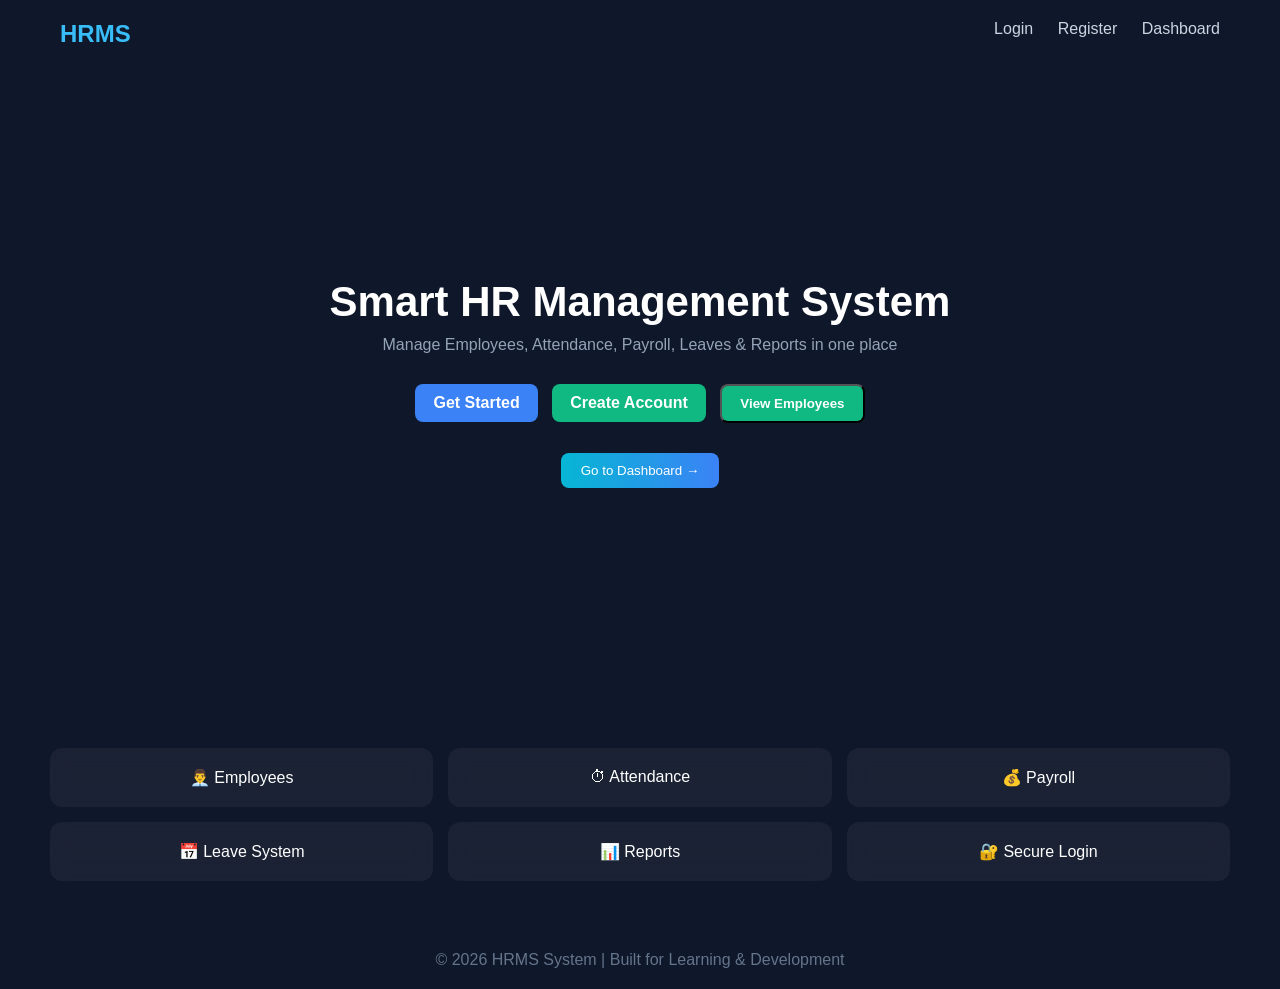
<file: index.html>
<!DOCTYPE html>
<html lang="en">
<head>
  <meta charset="UTF-8">
  <meta name="viewport" content="width=device-width, initial-scale=1.0">
  <title>HRMS Portal</title>

  <link rel="stylesheet" href="index.css">
</head>

<body>

<header>
  <h2 class="logo">HRMS</h2>

  <nav>
    <a href="login.html">Login</a>
    <a href="register.html">Register</a>
    <a onclick="goDashboard()">Dashboard</a>
  </nav>
</header>

<!-- HERO SECTION -->
<section class="hero">

  <div class="hero-content">
    <h1>Smart HR Management System</h1>
    <p>Manage Employees, Attendance, Payroll, Leaves & Reports in one place</p>

    <div class="buttons">

      <a href="login.html" class="btn primary">Get Started</a>

      <a href="register.html" class="btn secondary">Create Account</a>

      <button onclick="goEmployees()" class="btn secondary">
        View Employees
      </button>

    </div>

    <button class="dash-btn" onclick="goDashboard()">
      Go to Dashboard →
    </button>

  </div>

</section>

<!-- FEATURES -->
<section class="features">
  <div class="feature-card">👨‍💼 Employees</div>
  <div class="feature-card">⏱ Attendance</div>
  <div class="feature-card">💰 Payroll</div>
  <div class="feature-card">📅 Leave System</div>
  <div class="feature-card">📊 Reports</div>
  <div class="feature-card">🔐 Secure Login</div>
</section>

<footer>
  <p>© 2026 HRMS System | Built for Learning & Development</p>
</footer>

<!-- JAVASCRIPT -->
<script>
function goDashboard() {
  const token = localStorage.getItem("token");

  if (token) {
    window.location.href = "pages/dashboard.html";
  } else {
    // Remember where the user wanted to go
    localStorage.setItem("redirectAfterLogin", "pages/dashboard.html");

    alert("Please login first");
    window.location.href = "login.html";
  }
}

function goEmployees() {
  const token = localStorage.getItem("token");

  if (token) {
    window.location.href = "pages/employees.html";
  } else {
    // Remember where the user wanted to go
    localStorage.setItem("redirectAfterLogin", "pages/employees.html");

    alert("Please login first");
    window.location.href = "login.html";
  }
}
</script>

</body>
</html>
</file>
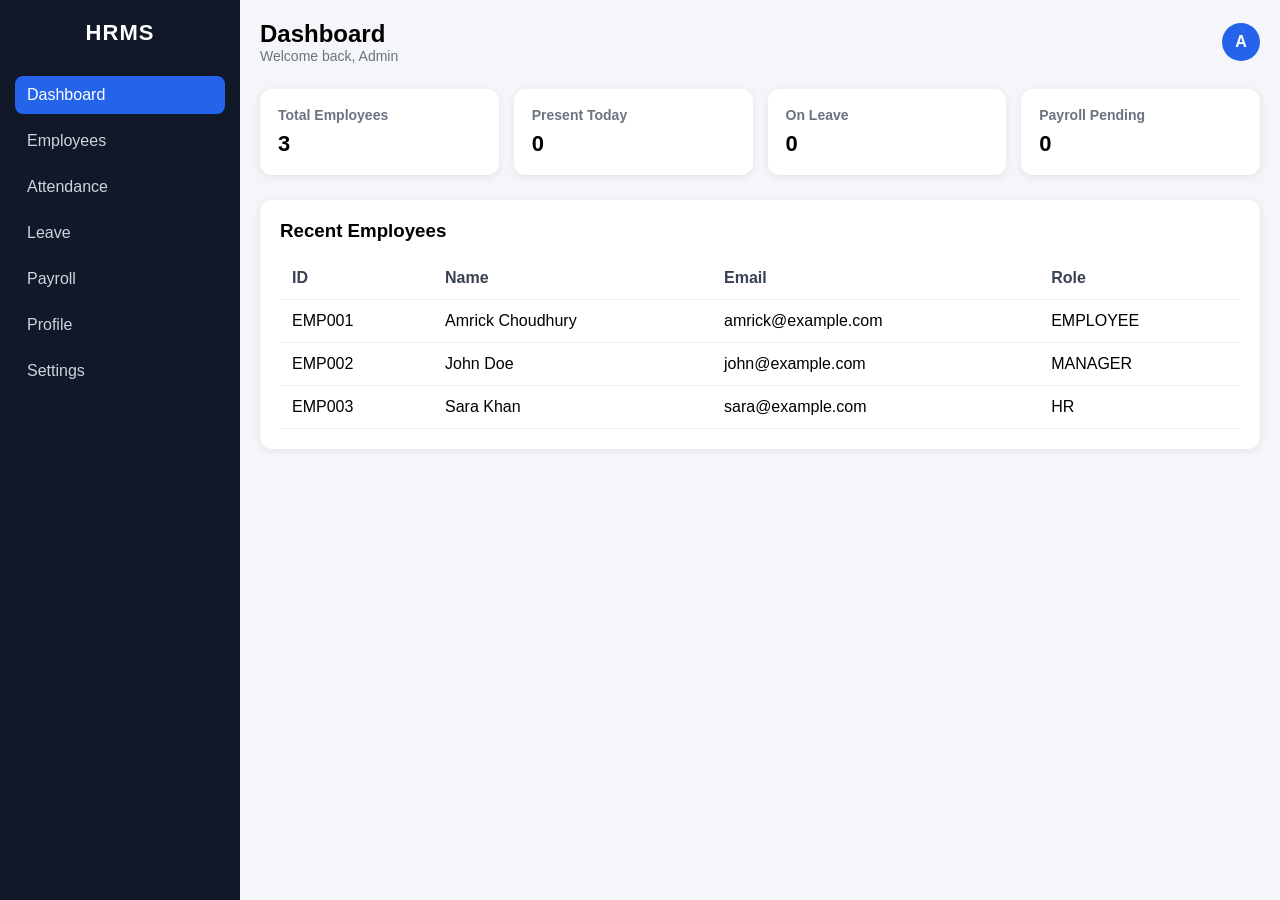
<file: admin-dashboard.html>
<!DOCTYPE html>
<html lang="en">
<head>
  <meta charset="UTF-8">
  <meta name="viewport" content="width=device-width, initial-scale=1.0">
  <title>HRMS Admin Dashboard</title>

  <link rel="stylesheet" href="dashboard.css">
</head>

<body>

<div class="layout">
    <aside class="sidebar">
    <div class="logo">
      HRMS
    </div>

    <nav class="menu">
      <a class="menu-item active" href="#">Dashboard</a>
      <a class="menu-item" href="employees.html">Employees</a>
      <a class="menu-item" href="attendance.html">Attendance</a>
      <a class="menu-item" href="leave.html">Leave</a>
      <a class="menu-item" href="payroll.html">Payroll</a>
      <a class="menu-item" href="profile.html">Profile</a>
      <a class="menu-item" href="settings.html">Settings</a>
    </nav>
  </aside>

  <!-- Main -->
  <main class="main">

    <!-- Topbar -->
    <header class="topbar">
      <div class="title">
        <h2>Dashboard</h2>
        <p>Welcome back, Admin</p>
      </div>

      <div class="user-box">
        <div class="avatar">A</div>
      </div>
    </header>

    <!-- Stats -->
    <section class="stats">

      <div class="stat-card">
        <h4>Total Employees</h4>
        <span id="totalEmployees">0</span>
      </div>

      <div class="stat-card">
        <h4>Present Today</h4>
        <span>0</span>
      </div>

      <div class="stat-card">
        <h4>On Leave</h4>
        <span>0</span>
      </div>

      <div class="stat-card">
        <h4>Payroll Pending</h4>
        <span>0</span>
      </div>

    </section>

    <!-- Table -->
    <section class="table-card">
      <div class="table-header">
        <h3>Recent Employees</h3>
      </div>

      <table>
        <thead>
          <tr>
            <th>ID</th>
            <th>Name</th>
            <th>Email</th>
            <th>Role</th>
          </tr>
        </thead>

        <tbody id="employeeTable">
        </tbody>
      </table>
    </section>

  </main>
</div>

<script src="dashboard.js"></script>
</body>
</html>
</file>
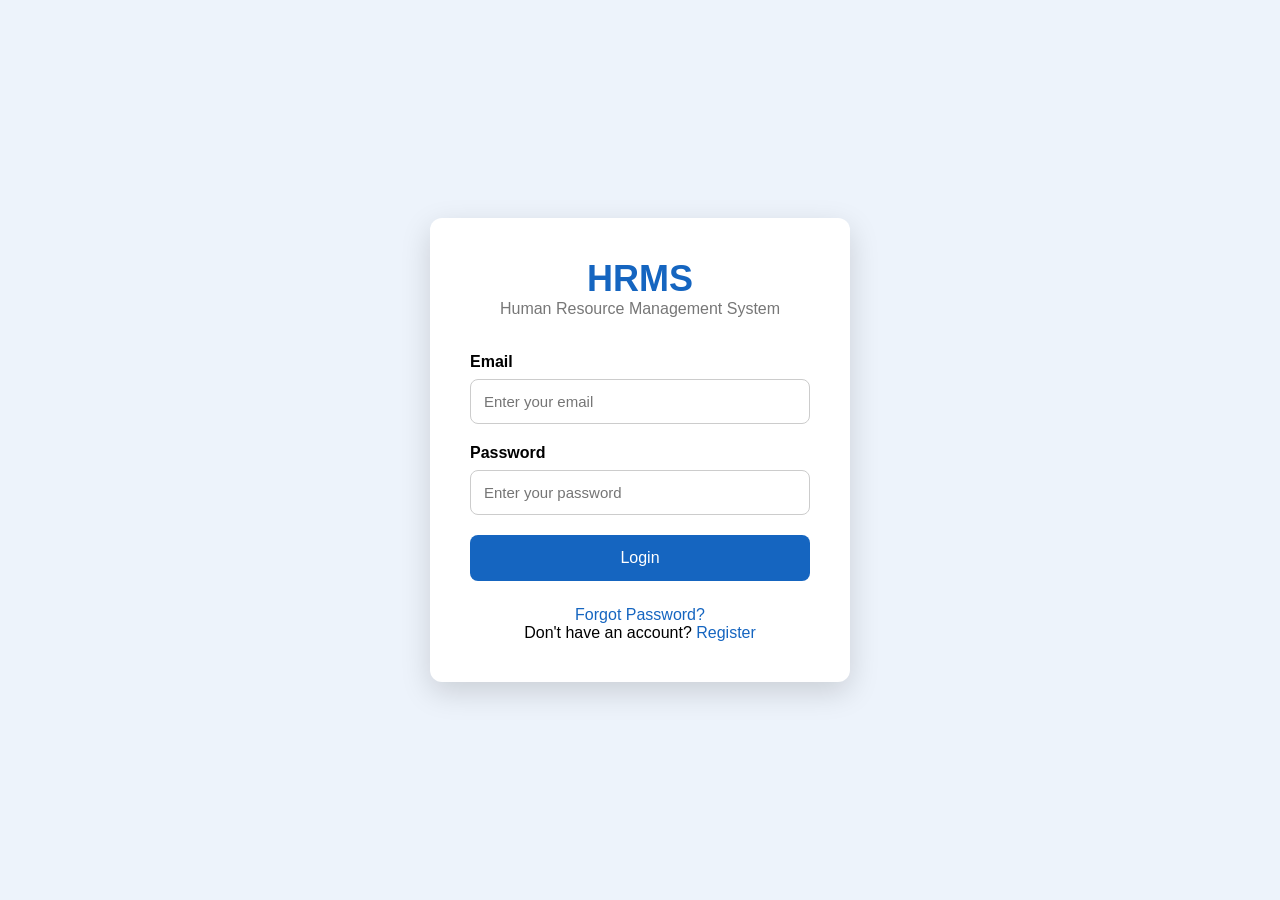
<file: login.html>
<!DOCTYPE html>
<html lang="en">

<head>
    <meta charset="UTF-8">
    <meta name="viewport" content="width=device-width, initial-scale=1.0">
    <title>HRMS | Login</title>

    <link rel="stylesheet" href="global.css">
    <link rel="stylesheet" href="login.css">
</head>

<body>

<div class="container">

    <div class="login-card">

        <div class="logo">
            <h1>HRMS</h1>
            <p>Human Resource Management System</p>
        </div>

        <form id="loginForm">

            <div class="input-group">

                <label>Email</label>

                <input
                    type="email"
                    id="email"
                    placeholder="Enter your email"
                    required>

            </div>

            <div class="input-group">

                <label>Password</label>

                <input
                    type="password"
                    id="password"
                    placeholder="Enter your password"
                    required>

            </div>

            <button type="submit">

                Login

            </button>

        </form>

        <div class="bottom-links">

            <a href="#">Forgot Password?</a>

            <p>
                Don't have an account?
                <a href="register.html">
                    Register
                </a>
            </p>

        </div>

    </div>

</div>

<script src="login.js"></script>

</body>
</html>
</file>
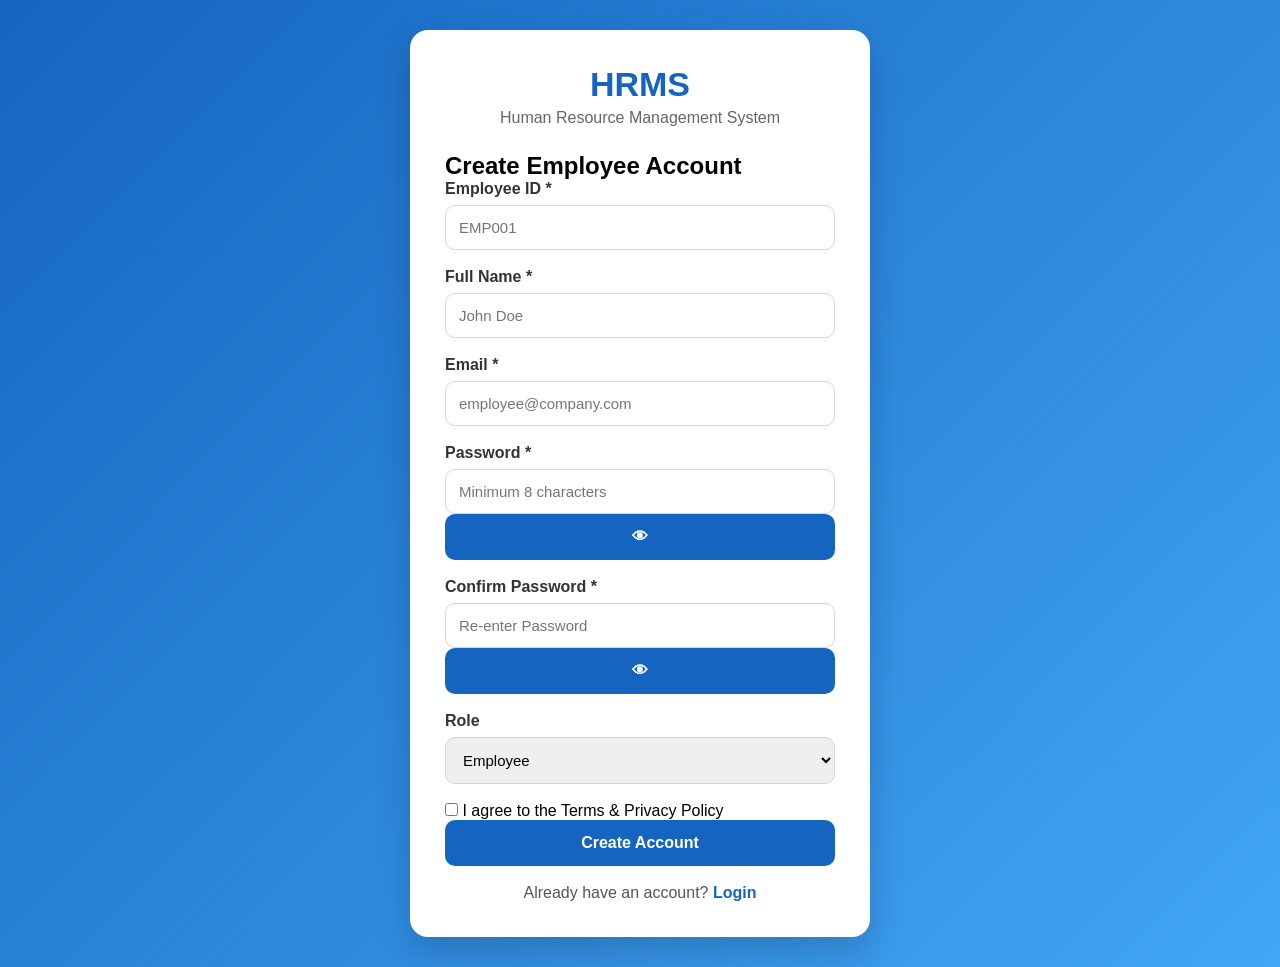
<file: register.html>
<!DOCTYPE html>
<html lang="en">

<head>

    <meta charset="UTF-8">

    <meta name="viewport"
          content="width=device-width, initial-scale=1.0">

    <title>HRMS | Employee Registration</title>

    <link rel="stylesheet" href="global.css">
    <link rel="stylesheet" href="register.css">

</head>

<body>

<div class="container">

<div class="register-card">

<div class="logo">

<h1>HRMS</h1>

<p>Human Resource Management System</p>

</div>

<h2>Create Employee Account</h2>

<form id="registerForm">

<div class="input-group">

<label for="employeeId">

Employee ID <span>*</span>

</label>

<input
type="text"
id="employeeId"
placeholder="EMP001"
autocomplete="off"
required>

<small class="error" id="employeeIdError"></small>

</div>

<div class="input-group">

<label for="fullName">

Full Name <span>*</span>

</label>

<input
type="text"
id="fullName"
placeholder="John Doe"
required>

<small class="error" id="nameError"></small>

</div>

<div class="input-group">

<label for="email">

Email <span>*</span>

</label>

<input
type="email"
id="email"
placeholder="employee@company.com"
required>

<small class="error" id="emailError"></small>

</div>

<div class="input-group">

<label for="password">

Password <span>*</span>

</label>

<div class="password-box">

<input
type="password"
id="password"
placeholder="Minimum 8 characters"
required>

<button
type="button"
class="togglePassword"
onclick="togglePassword('password')">

👁

</button>

</div>

<div id="passwordStrength"></div>

<small class="error" id="passwordError"></small>

</div>

<div class="input-group">

<label for="confirmPassword">

Confirm Password <span>*</span>

</label>

<div class="password-box">

<input
type="password"
id="confirmPassword"
placeholder="Re-enter Password"
required>

<button
type="button"
class="togglePassword"
onclick="togglePassword('confirmPassword')">

👁

</button>

</div>

<small class="error" id="confirmPasswordError"></small>

</div>

<div class="input-group">

<label for="role">

Role

</label>

<select id="role">

<option value="EMPLOYEE">

Employee

</option>

<option value="ADMIN">

Admin

</option>

</select>

</div>

<div class="checkbox">

<input
type="checkbox"
id="terms"
required>

<label for="terms">

I agree to the Terms &
Privacy Policy

</label>

</div>

<button
type="submit"
id="registerBtn">

Create Account

</button>

<p class="login-link">

Already have an account?

<a href="login.html">

Login

</a>

</p>

</form>

</div>

</div>

<script src="register.js"></script>

</body>

</html>
</file>
<file: index.css>
* {
  margin: 0;
  padding: 0;
  box-sizing: border-box;
  font-family: "Segoe UI", sans-serif;
}

body {
  background: #0f172a;
  color: white;
  overflow-x: hidden;
}

/* =======================
   BACKGROUND GLOW
======================= */
.bg-glow span {
  position: absolute;
  width: 300px;
  height: 300px;
  border-radius: 50%;
  filter: blur(120px);
  opacity: 0.5;
  animation: float 8s infinite alternate;
}

.bg-glow span:nth-child(1) {
  background: #4f46e5;
  top: 10%;
  left: 10%;
}

.bg-glow span:nth-child(2) {
  background: #06b6d4;
  bottom: 10%;
  right: 10%;
}

.bg-glow span:nth-child(3) {
  background: #f97316;
  top: 50%;
  left: 50%;
}

@keyframes float {
  from { transform: translateY(0); }
  to { transform: translateY(30px); }
}

/* =======================
   HEADER
======================= */
header {
  display: flex;
  justify-content: space-between;
  padding: 20px 60px;
  position: relative;
  z-index: 2;
}

.logo {
  font-size: 24px;
  font-weight: bold;
  color: #38bdf8;
}

nav a {
  margin-left: 20px;
  color: #cbd5e1;
  text-decoration: none;
  transition: 0.3s;
  cursor: pointer;
}

nav a:hover {
  color: white;
}

/* =======================
   HERO
======================= */
.hero {
  display: flex;
  justify-content: center;
  align-items: center;
  height: 70vh;
  text-align: center;
  position: relative;
  z-index: 2;
}

.hero-content h1 {
  font-size: 42px;
  margin-bottom: 10px;
  animation: fadeUp 1s ease;
}

.hero-content p {
  color: #94a3b8;
  margin-bottom: 25px;
  animation: fadeUp 1.2s ease;
}

@keyframes fadeUp {
  from { opacity: 0; transform: translateY(20px); }
  to { opacity: 1; transform: translateY(0); }
}

/* =======================
   BUTTONS
======================= */
.buttons {
  margin-bottom: 15px;
}

.btn {
  padding: 10px 18px;
  border-radius: 8px;
  text-decoration: none;
  margin: 5px;
  display: inline-block;
  transition: 0.3s;
  font-weight: bold;
}

.primary {
  background: #3b82f6;
  color: white;
}

.secondary {
  background: #10b981;
  color: white;
}

.btn:hover {
  transform: scale(1.1);
}

.dash-btn {
  margin-top: 10px;
  padding: 10px 20px;
  border: none;
  border-radius: 8px;
  background: linear-gradient(90deg, #06b6d4, #3b82f6);
  color: white;
  cursor: pointer;
  transition: 0.3s;
}

.dash-btn:hover {
  transform: scale(1.05);
}

/* =======================
   FEATURES
======================= */
.features {
  display: grid;
  grid-template-columns: repeat(3, 1fr);
  gap: 15px;
  padding: 50px;
  position: relative;
  z-index: 2;
}

.feature-card {
  background: rgba(255,255,255,0.05);
  padding: 20px;
  text-align: center;
  border-radius: 12px;
  backdrop-filter: blur(10px);
  transition: 0.3s;
}

.feature-card:hover {
  transform: translateY(-8px);
  background: rgba(255,255,255,0.1);
}

/* =======================
   FOOTER
======================= */
footer {
  text-align: center;
  padding: 20px;
  color: #64748b;
}
</file>
<file: dashboard.css>
* {
  margin: 0;
  padding: 0;
  box-sizing: border-box;
  font-family: "Segoe UI", Arial, sans-serif;
}

/* Layout */
.layout {
  display: flex;
  height: 100vh;
  background: #f4f6f9;
}

/* Sidebar */
.sidebar {
  width: 240px;
  background: #111827;
  color: white;
  display: flex;
  flex-direction: column;
  padding: 20px 15px;
}

.logo {
  font-size: 22px;
  font-weight: bold;
  text-align: center;
  margin-bottom: 30px;
  letter-spacing: 1px;
}

/* Menu */
.menu {
  display: flex;
  flex-direction: column;
  gap: 8px;
}

.menu-item {
  text-decoration: none;
  color: #cbd5e1;
  padding: 10px 12px;
  border-radius: 8px;
  transition: 0.3s;
}

.menu-item:hover {
  background: #1f2937;
  color: white;
}

.menu-item.active {
  background: #2563eb;
  color: white;
}

/* Main */
.main {
  flex: 1;
  padding: 20px;
  overflow-y: auto;
}

/* Topbar */
.topbar {
  display: flex;
  justify-content: space-between;
  align-items: center;
  margin-bottom: 25px;
}

.topbar p {
  color: #6b7280;
  font-size: 14px;
}

.avatar {
  width: 38px;
  height: 38px;
  background: #2563eb;
  color: white;
  display: flex;
  align-items: center;
  justify-content: center;
  border-radius: 50%;
  font-weight: bold;
}

/* Stats */
.stats {
  display: grid;
  grid-template-columns: repeat(4, 1fr);
  gap: 15px;
  margin-bottom: 25px;
}

.stat-card {
  background: white;
  padding: 18px;
  border-radius: 12px;
  box-shadow: 0 2px 10px rgba(0,0,0,0.08);
  transition: 0.3s;
}

.stat-card:hover {
  transform: translateY(-4px);
}

.stat-card h4 {
  color: #6b7280;
  font-size: 14px;
}

.stat-card span {
  font-size: 22px;
  font-weight: bold;
  display: block;
  margin-top: 8px;
}

/* Table */
.table-card {
  background: white;
  border-radius: 12px;
  padding: 20px;
  box-shadow: 0 2px 10px rgba(0,0,0,0.08);
}

.table-header {
  margin-bottom: 15px;
}

table {
  width: 100%;
  border-collapse: collapse;
}

th, td {
  padding: 12px;
  text-align: left;
  border-bottom: 1px solid #eee;
}

th {
  color: #374151;
}
</file>
<file: global.css>
*{
    margin:0;
    padding:0;
    box-sizing:border-box;
    font-family:Arial,sans-serif;
}

body{

    background:#edf3fb;

}
</file>
<file: login.css>
.container{

    display:flex;

    justify-content:center;

    align-items:center;

    height:100vh;

}

.login-card{

    width:420px;

    background:#fff;

    padding:40px;

    border-radius:12px;

    box-shadow:0 10px 30px rgba(0,0,0,.15);

}

.logo{

    text-align:center;

    margin-bottom:35px;

}

.logo h1{

    color:#1565c0;

    font-size:36px;

}

.logo p{

    color:#777;

}

.input-group{

    margin-bottom:20px;

}

.input-group label{

    display:block;

    margin-bottom:8px;

    font-weight:bold;

}

.input-group input{

    width:100%;

    padding:13px;

    border:1px solid #ccc;

    border-radius:8px;

    font-size:15px;

}

.input-group input:focus{

    border-color:#1565c0;

    outline:none;

}

button{

    width:100%;

    padding:14px;

    border:none;

    border-radius:8px;

    background:#1565c0;

    color:white;

    font-size:16px;

    cursor:pointer;

}

button:hover{

    background:#0d47a1;

}

.bottom-links{

    text-align:center;

    margin-top:25px;

}

.bottom-links a{

    color:#1565c0;

    text-decoration:none;

}
</file>
<file: register.css>
* {
    margin: 0;
    padding: 0;
    box-sizing: border-box;
}

body {
    font-family: "Segoe UI", Arial, sans-serif;
    background: linear-gradient(135deg, #1565c0, #42a5f5);
    display: flex;
    justify-content: center;
    align-items: center;
    min-height: 100vh;
    padding: 30px;
}

.container {
    width: 100%;
    display: flex;
    justify-content: center;
    align-items: center;
}

.register-card {
    width: 100%;
    max-width: 460px;
    background: #ffffff;
    padding: 35px;
    border-radius: 18px;
    box-shadow: 0 15px 35px rgba(0,0,0,0.18);
    animation: fadeIn 0.6s ease;
}

.logo {
    text-align: center;
    margin-bottom: 25px;
}

.logo h1 {
    color: #1565c0;
    font-size: 34px;
    font-weight: 700;
}

.logo p {
    color: #666;
    margin-top: 5px;
}

.input-group {
    margin-bottom: 18px;
}

.input-group label {
    display: block;
    font-weight: 600;
    margin-bottom: 7px;
    color: #333;
}

.input-group input,
.input-group select {
    width: 100%;
    padding: 13px;
    border: 1px solid #d5d5d5;
    border-radius: 10px;
    font-size: 15px;
    transition: 0.3s;
}

.input-group input:focus,
.input-group select:focus {
    border-color: #1565c0;
    box-shadow: 0 0 8px rgba(21,101,192,.3);
    outline: none;
}

/* ===== Button ===== */
button {
    width: 100%;
    padding: 14px;
    background: #1565c0;
    color: white;
    border: none;
    border-radius: 10px;
    font-size: 16px;
    font-weight: bold;
    cursor: pointer;
    transition: .3s;
}

button:hover {
    background: #0d47a1;
    transform: translateY(-2px);
}

p {
    text-align: center;
    margin-top: 18px;
    color: #555;
}

a {
    color: #1565c0;
    text-decoration: none;
    font-weight: 600;
}

a:hover {
    text-decoration: underline;
}
@keyframes fadeIn {
    from {
        opacity: 0;
        transform: translateY(25px);
    }
    to {
        opacity: 1;
        transform: translateY(0);
    }
}

@media (max-width: 600px) {
    .register-card {
        padding: 25px;
    }

    .logo h1 {
        font-size: 28px;
    }
}
</file>
